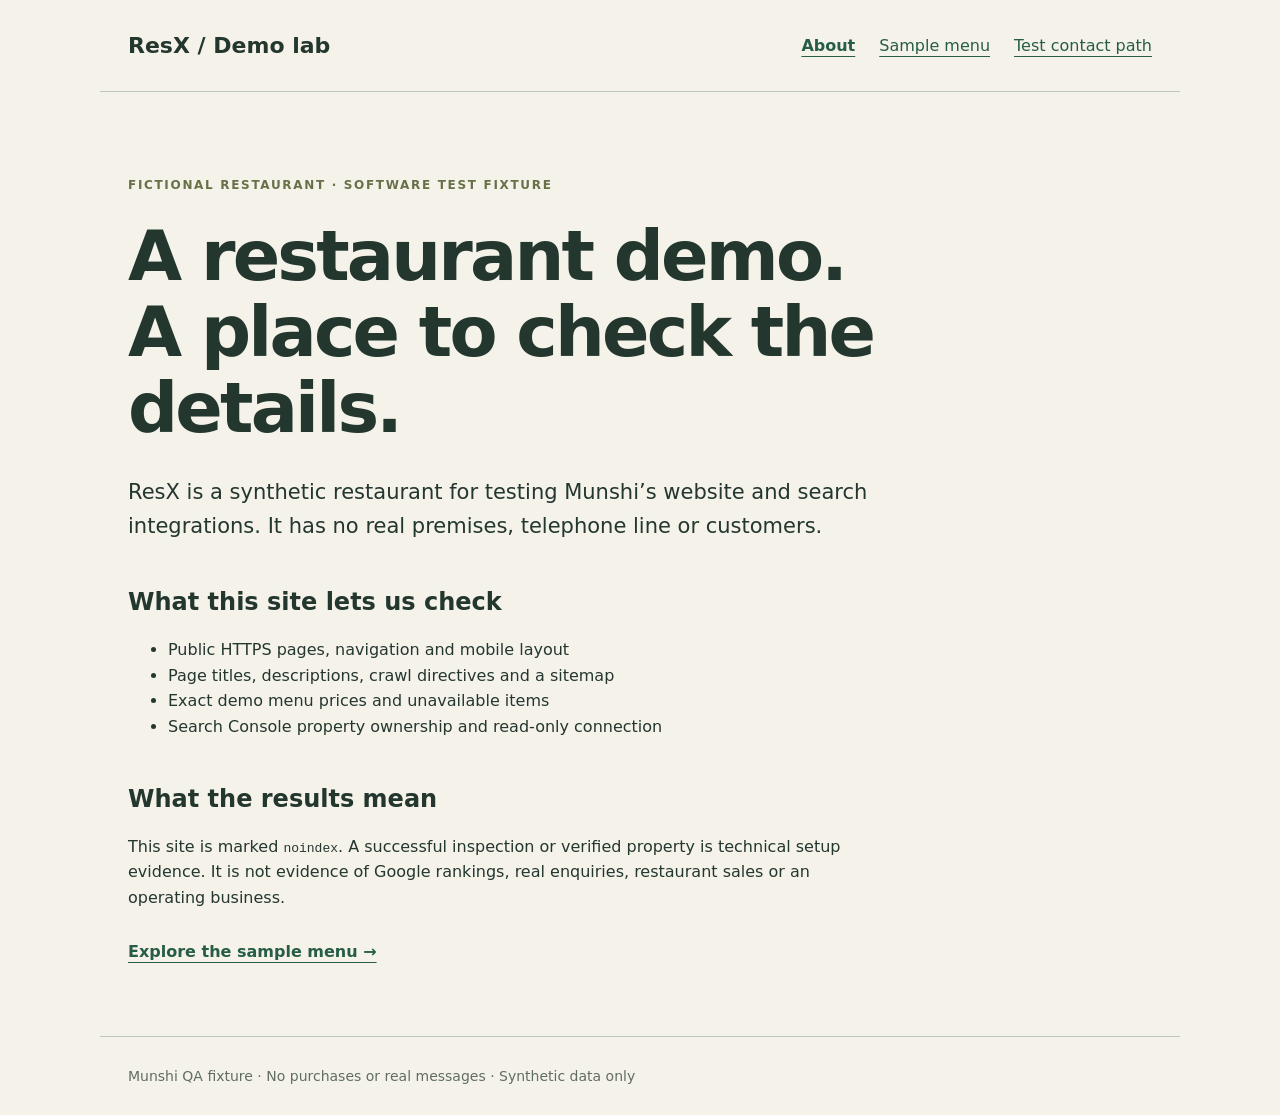
<file: index.html>
<!doctype html>
<html lang="en">
<head>
  <meta charset="utf-8"><meta name="viewport" content="width=device-width, initial-scale=1">
  <meta name="robots" content="noindex,follow">
  <meta name="description" content="ResX is a fictional restaurant website used to test Munshi website inspection and Search Console integration. No orders, bookings or messages are accepted.">
  <title>ResX — Munshi website testing demo</title>
  <link rel="canonical" href="https://godziy.github.io/munshi-resx-qa/">
  <meta name="google-site-verification" content="NTjxOmyv9guVa9sQFyWcekjVC1cAmqCycubhW4PRhdw">
  <link rel="stylesheet" href="style.css">
</head>
<body>
  <header><strong>ResX / Demo lab</strong><nav aria-label="Main"><a href="index.html" aria-current="page">About</a><a href="menu.html">Sample menu</a><a href="contact.html">Test contact path</a></nav></header>
  <main><p class="label">FICTIONAL RESTAURANT · SOFTWARE TEST FIXTURE</p><h1>A restaurant demo.<br>A place to check the details.</h1>
    <p class="lead">ResX is a synthetic restaurant for testing Munshi’s website and search integrations. It has no real premises, telephone line or customers.</p>
    <section><h2>What this site lets us check</h2><ul><li>Public HTTPS pages, navigation and mobile layout</li><li>Page titles, descriptions, crawl directives and a sitemap</li><li>Exact demo menu prices and unavailable items</li><li>Search Console property ownership and read-only connection</li></ul></section>
    <section><h2>What the results mean</h2><p>This site is marked <code>noindex</code>. A successful inspection or verified property is technical setup evidence. It is not evidence of Google rankings, real enquiries, restaurant sales or an operating business.</p><a class="action" href="menu.html">Explore the sample menu →</a></section>
  </main><footer>Munshi QA fixture · No purchases or real messages · Synthetic data only</footer>
</body></html>
</file>
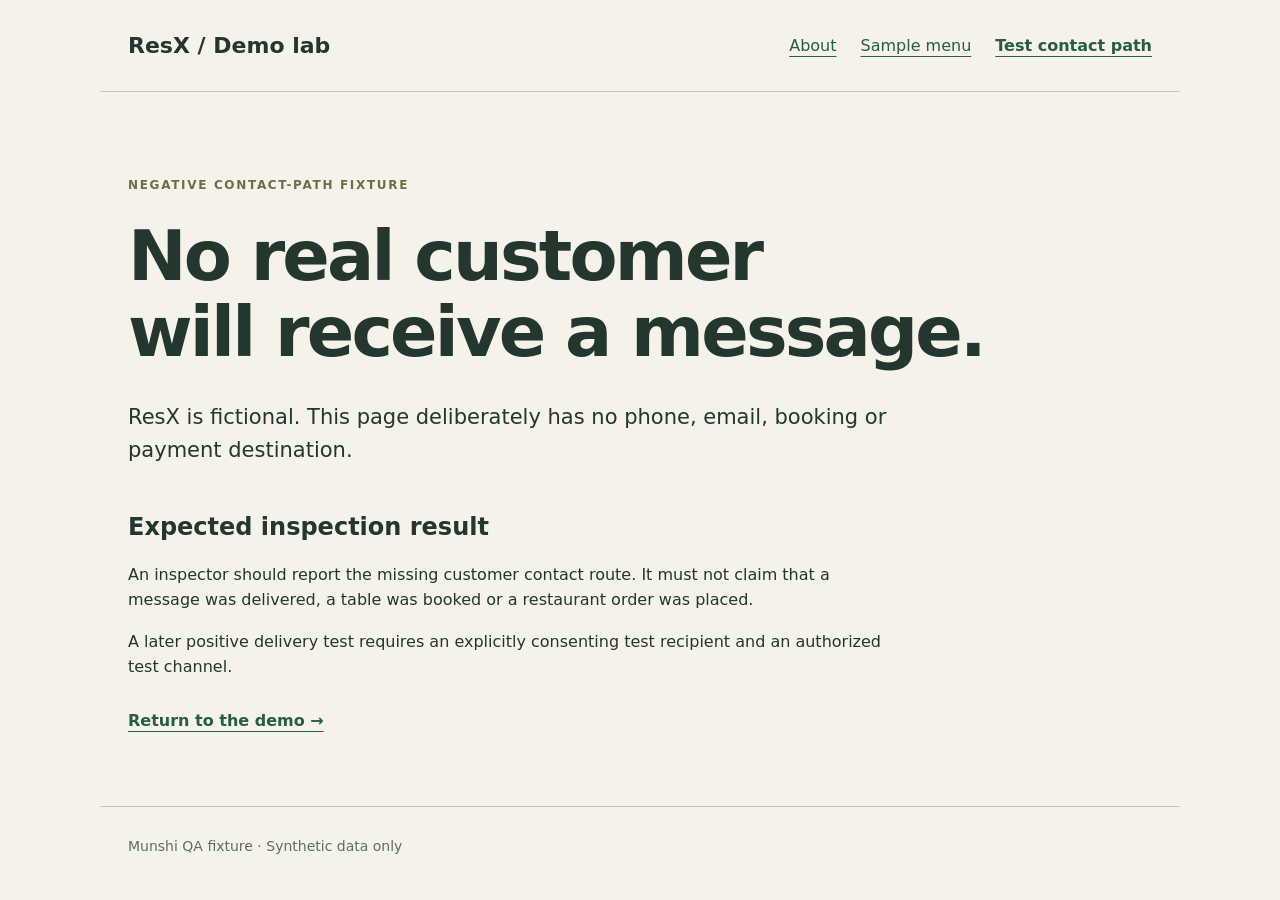
<file: contact.html>
<!doctype html><html lang="en"><head><meta charset="utf-8"><meta name="viewport" content="width=device-width, initial-scale=1"><meta name="robots" content="noindex,follow"><meta name="description" content="The ResX demo has no real restaurant, phone number, delivery channel or customer inbox. This page is a negative contact-path test."><title>Test contact path — ResX demo</title><link rel="canonical" href="https://godziy.github.io/munshi-resx-qa/contact.html"><link rel="stylesheet" href="style.css"></head><body>
<header><strong>ResX / Demo lab</strong><nav aria-label="Main"><a href="index.html">About</a><a href="menu.html">Sample menu</a><a href="contact.html" aria-current="page">Test contact path</a></nav></header>
<main><p class="label">NEGATIVE CONTACT-PATH FIXTURE</p><h1>No real customer<br>will receive a message.</h1><p class="lead">ResX is fictional. This page deliberately has no phone, email, booking or payment destination.</p><section><h2>Expected inspection result</h2><p>An inspector should report the missing customer contact route. It must not claim that a message was delivered, a table was booked or a restaurant order was placed.</p><p>A later positive delivery test requires an explicitly consenting test recipient and an authorized test channel.</p><a class="action" href="index.html">Return to the demo →</a></section></main><footer>Munshi QA fixture · Synthetic data only</footer></body></html>
</file>
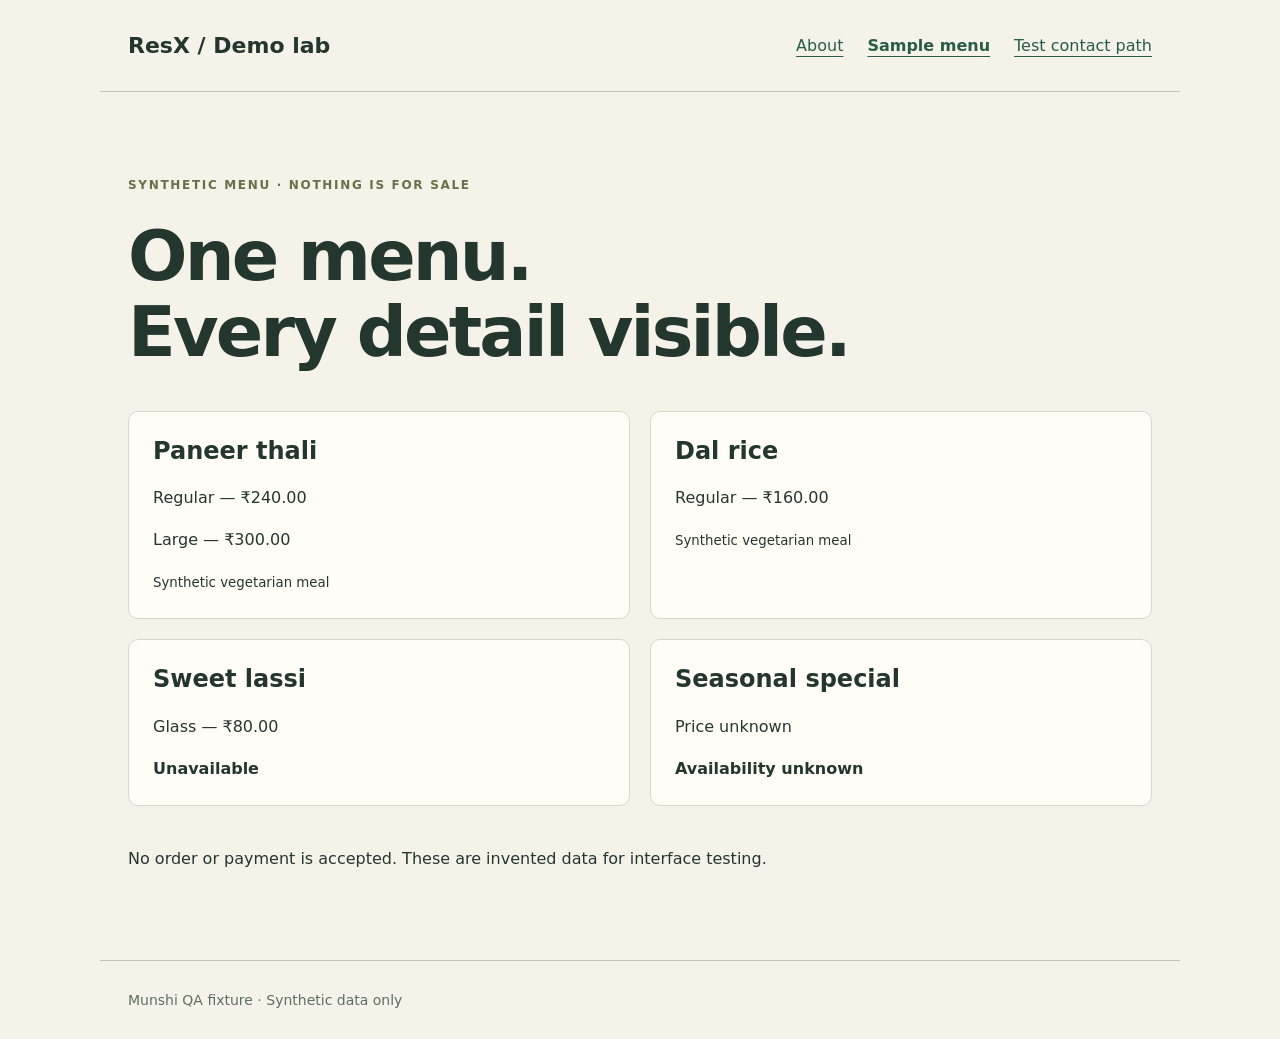
<file: menu.html>
<!doctype html><html lang="en"><head><meta charset="utf-8"><meta name="viewport" content="width=device-width, initial-scale=1"><meta name="robots" content="noindex,follow"><meta name="description" content="Synthetic ResX menu with exact example prices, variants, unavailable dishes and unknown prices for software testing."><title>Sample menu — ResX testing demo</title><link rel="canonical" href="https://godziy.github.io/munshi-resx-qa/menu.html"><link rel="stylesheet" href="style.css"></head><body>
<header><strong>ResX / Demo lab</strong><nav aria-label="Main"><a href="index.html">About</a><a href="menu.html" aria-current="page">Sample menu</a><a href="contact.html">Test contact path</a></nav></header>
<main><p class="label">SYNTHETIC MENU · NOTHING IS FOR SALE</p><h1>One menu.<br>Every detail visible.</h1><div class="dishes"><article><h2>Paneer thali</h2><p>Regular — ₹240.00</p><p>Large — ₹300.00</p><small>Synthetic vegetarian meal</small></article><article><h2>Dal rice</h2><p>Regular — ₹160.00</p><small>Synthetic vegetarian meal</small></article><article><h2>Sweet lassi</h2><p>Glass — ₹80.00</p><strong>Unavailable</strong></article><article><h2>Seasonal special</h2><p>Price unknown</p><strong>Availability unknown</strong></article></div><p>No order or payment is accepted. These are invented data for interface testing.</p></main><footer>Munshi QA fixture · Synthetic data only</footer></body></html>
</file>
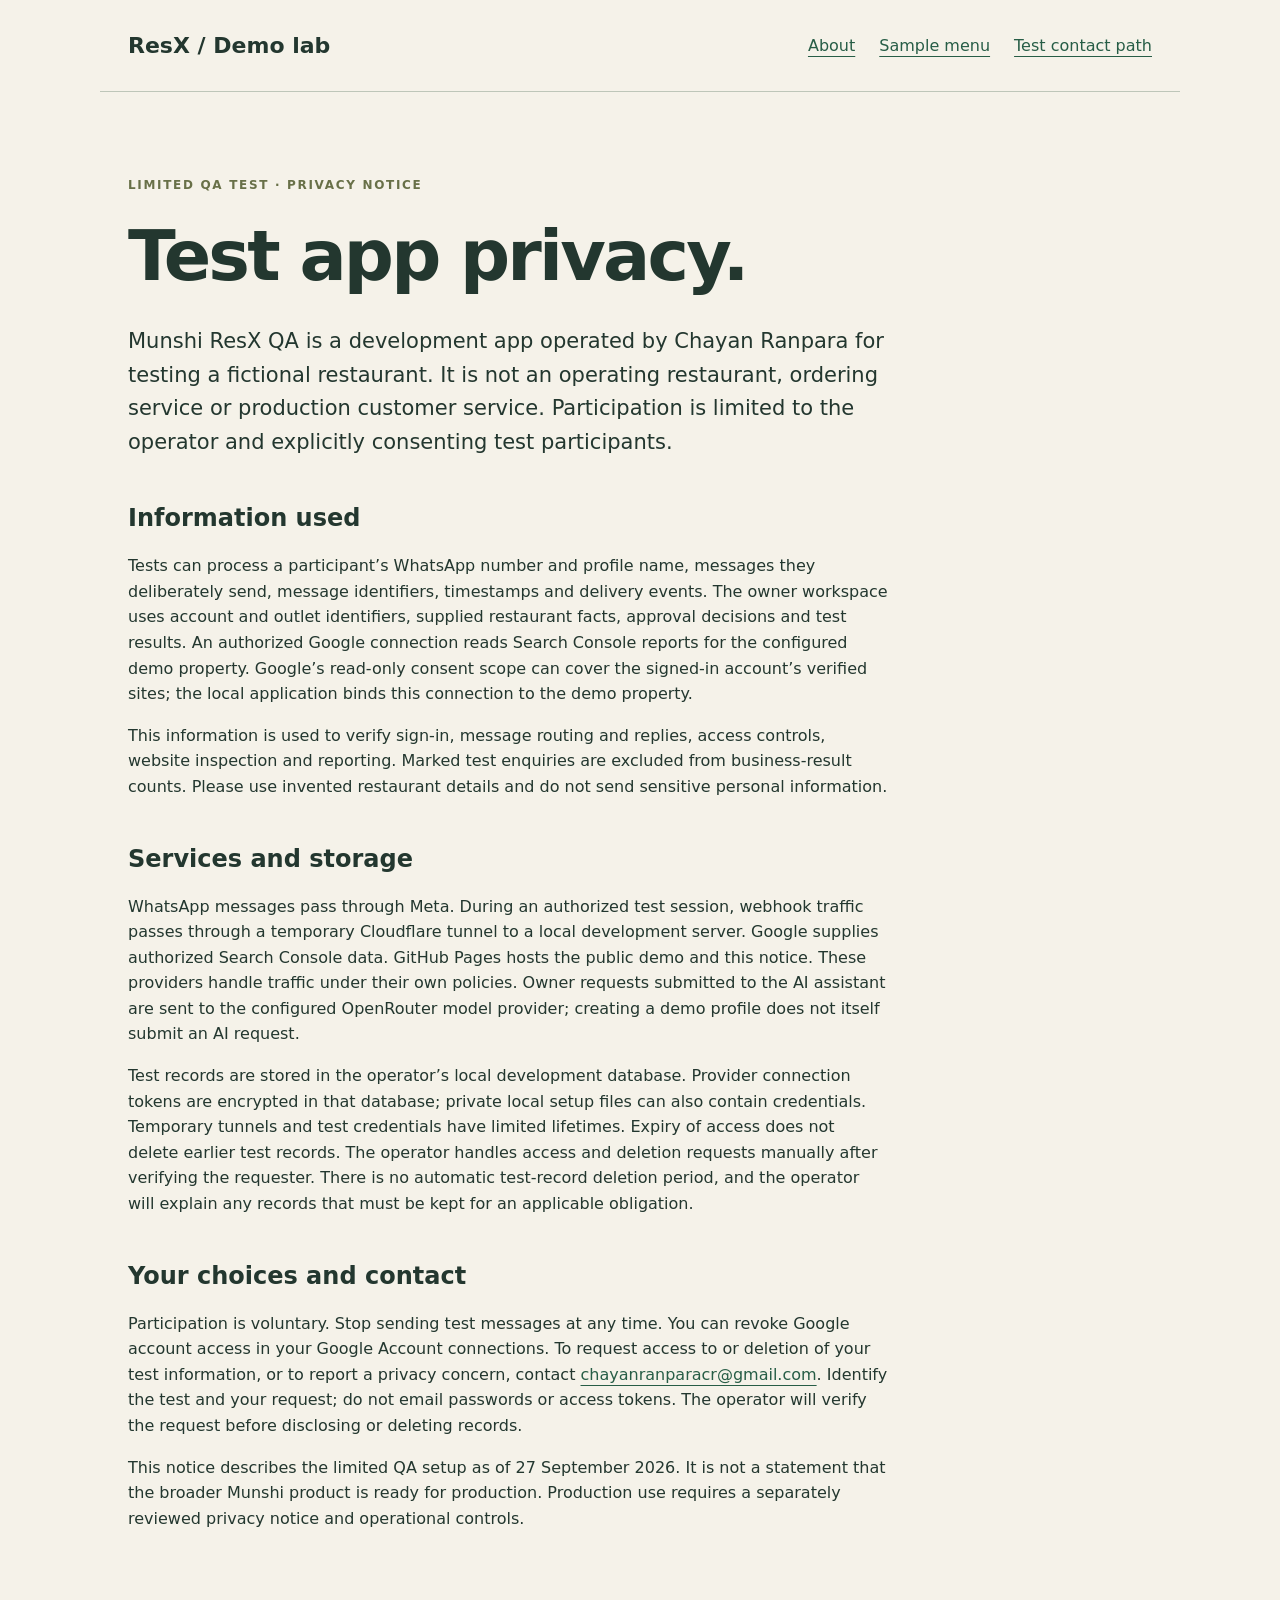
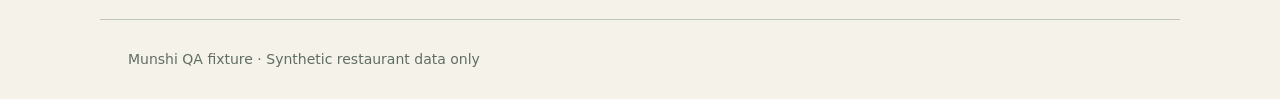
<file: privacy.html>
<!doctype html>
<html lang="en">
<head>
  <meta charset="utf-8"><meta name="viewport" content="width=device-width, initial-scale=1">
  <meta name="robots" content="noindex,follow">
  <meta name="description" content="Privacy notice for the limited Munshi ResX QA test app and consenting test participants.">
  <title>Test app privacy — Munshi ResX QA</title>
  <link rel="canonical" href="https://godziy.github.io/munshi-resx-qa/privacy.html">
  <link rel="stylesheet" href="style.css">
</head>
<body>
  <header><strong>ResX / Demo lab</strong><nav aria-label="Main"><a href="index.html">About</a><a href="menu.html">Sample menu</a><a href="contact.html">Test contact path</a></nav></header>
  <main>
    <p class="label">LIMITED QA TEST · PRIVACY NOTICE</p>
    <h1>Test app privacy.</h1>
    <p class="lead">Munshi ResX QA is a development app operated by Chayan Ranpara for testing a fictional restaurant. It is not an operating restaurant, ordering service or production customer service. Participation is limited to the operator and explicitly consenting test participants.</p>
    <section><h2>Information used</h2>
      <p>Tests can process a participant’s WhatsApp number and profile name, messages they deliberately send, message identifiers, timestamps and delivery events. The owner workspace uses account and outlet identifiers, supplied restaurant facts, approval decisions and test results. An authorized Google connection reads Search Console reports for the configured demo property. Google’s read-only consent scope can cover the signed-in account’s verified sites; the local application binds this connection to the demo property.</p>
      <p>This information is used to verify sign-in, message routing and replies, access controls, website inspection and reporting. Marked test enquiries are excluded from business-result counts. Please use invented restaurant details and do not send sensitive personal information.</p>
    </section>
    <section><h2>Services and storage</h2>
      <p>WhatsApp messages pass through Meta. During an authorized test session, webhook traffic passes through a temporary Cloudflare tunnel to a local development server. Google supplies authorized Search Console data. GitHub Pages hosts the public demo and this notice. These providers handle traffic under their own policies. Owner requests submitted to the AI assistant are sent to the configured OpenRouter model provider; creating a demo profile does not itself submit an AI request.</p>
      <p>Test records are stored in the operator’s local development database. Provider connection tokens are encrypted in that database; private local setup files can also contain credentials. Temporary tunnels and test credentials have limited lifetimes. Expiry of access does not delete earlier test records. The operator handles access and deletion requests manually after verifying the requester. There is no automatic test-record deletion period, and the operator will explain any records that must be kept for an applicable obligation.</p>
    </section>
    <section><h2>Your choices and contact</h2>
      <p>Participation is voluntary. Stop sending test messages at any time. You can revoke Google account access in your Google Account connections. To request access to or deletion of your test information, or to report a privacy concern, contact <a href="mailto:chayanranparacr@gmail.com">chayanranparacr@gmail.com</a>. Identify the test and your request; do not email passwords or access tokens. The operator will verify the request before disclosing or deleting records.</p>
      <p>This notice describes the limited QA setup as of 27 September 2026. It is not a statement that the broader Munshi product is ready for production. Production use requires a separately reviewed privacy notice and operational controls.</p>
    </section>
  </main>
  <footer>Munshi QA fixture · Synthetic restaurant data only</footer>
</body>
</html>
</file>
<file: style.css>
:root{font-family:system-ui,-apple-system,BlinkMacSystemFont,"Segoe UI",sans-serif;color:#23372f;background:#f5f2e9;line-height:1.6}*{box-sizing:border-box}body{margin:0}header,main,footer{max-width:1080px;margin:auto;padding:28px}header{display:flex;justify-content:space-between;align-items:center;border-bottom:1px solid #bec6b9;gap:24px}header strong{font-size:22px;white-space:nowrap}nav{display:flex;gap:24px;flex-wrap:wrap}a{color:#275d46;text-underline-offset:5px}a[aria-current]{font-weight:700}main{padding-top:72px;padding-bottom:72px}.label{font-size:12px;letter-spacing:.14em;font-weight:700;color:#687048}h1{font-size:clamp(36px,6vw,70px);line-height:1.08;letter-spacing:-.04em;margin:24px 0 30px}h2{line-height:1.25}.lead{font-size:21px;max-width:760px}section{max-width:760px;margin-top:44px}.action{display:inline-block;margin-top:12px;font-weight:700}.dishes{display:grid;grid-template-columns:repeat(2,minmax(0,1fr));gap:20px;margin:40px 0}.dishes article{background:#fffdf6;padding:24px;border:1px solid #d3d8cc;border-radius:10px}.dishes h2{margin-top:0}footer{border-top:1px solid #bec6b9;color:#5f6e63;font-size:14px}a:focus-visible{outline:3px solid #aa560d;outline-offset:5px}@media(max-width:620px){header{align-items:flex-start;flex-direction:column}header,main,footer{padding:22px}main{padding-top:42px}.dishes{grid-template-columns:1fr}nav{gap:16px;font-size:15px}}
</file>
